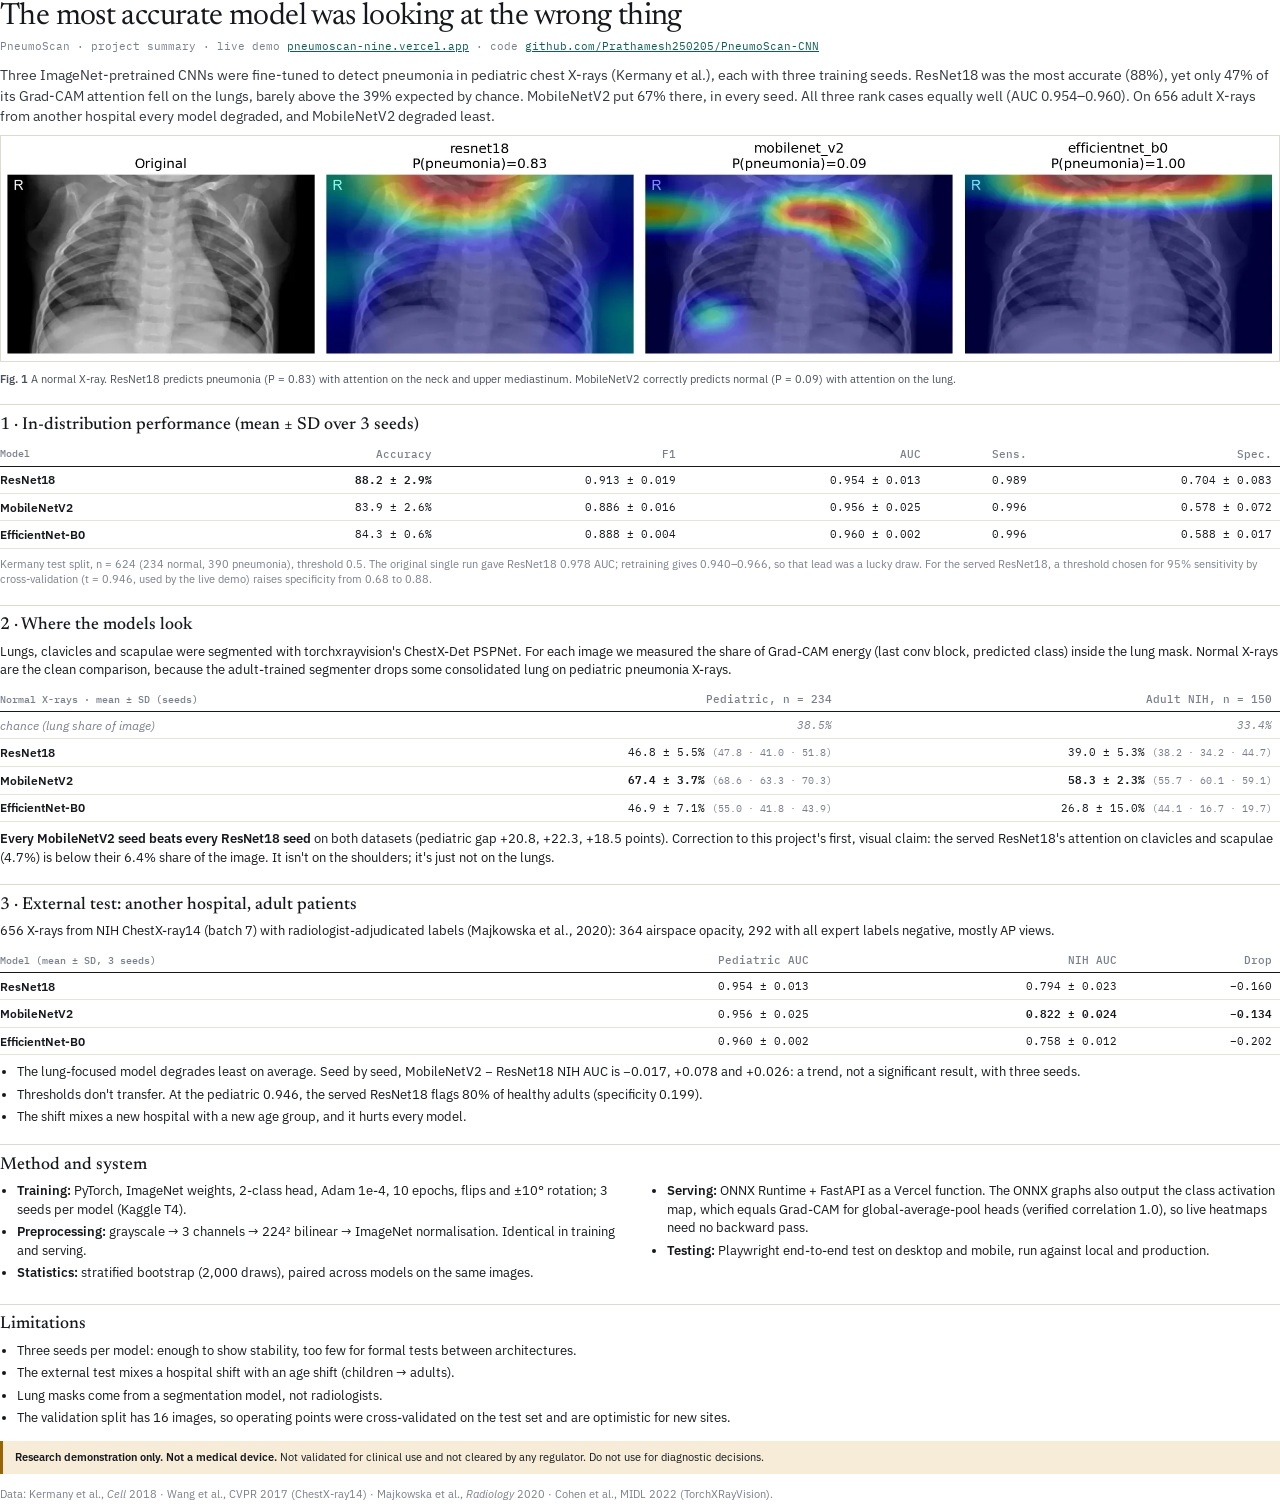
<file: docs/summary.html>
<!DOCTYPE html>
<html lang="en">
<head>
<meta charset="UTF-8">
<title>PneumoScan: project summary</title>
<link href="https://fonts.googleapis.com/css2?family=IBM+Plex+Mono:wght@400;500&family=IBM+Plex+Sans:wght@400;500;600&family=Newsreader:opsz,wght@6..72,400;6..72,500&display=swap" rel="stylesheet">
<style>
    @page { size: A4; margin: 16mm 16mm 14mm; }
    * { box-sizing: border-box; }
    body { margin: 0; font: 9.6pt/1.45 "IBM Plex Sans", sans-serif; color: #16181d; }
    h1 { font: 400 23pt/1.1 Newsreader, serif; letter-spacing: -0.02em; margin: 0 0 4pt; }
    h2 { font: 500 13pt/1.2 Newsreader, serif; margin: 13pt 0 5pt; padding-top: 7pt; border-top: 1px solid #dedbd2; }
    p { margin: 0 0 6pt; }
    .meta { font: 8pt "IBM Plex Mono", monospace; color: #7a7f8c; margin-bottom: 9pt; }
    .meta a { color: #0f5f53; }
    .lede { font-size: 10.6pt; color: #33373f; }
    .note { font-size: 8pt; color: #7a7f8c; }
    table { width: 100%; border-collapse: collapse; margin: 3pt 0 6pt; font-size: 8.8pt; }
    th, td { text-align: left; padding: 3.5pt 6pt 3.5pt 0; border-bottom: 1px solid #e6e3db; }
    thead th { font: 500 7.5pt "IBM Plex Mono", monospace; color: #7a7f8c; border-bottom-color: #16181d; }
    td.n, th.n { text-align: right; font-family: "IBM Plex Mono", monospace; font-size: 8.4pt; }
    td .s { color: #7a7f8c; font-size: 7.6pt; white-space: nowrap; }
    td.n { white-space: nowrap; }
    tr.chance td { color: #7a7f8c; font-style: italic; }
    b { font-weight: 600; }
    figure { margin: 6pt 0 2pt; }
    figure img { width: 100%; border: 1px solid #dedbd2; }
    figcaption { font-size: 8pt; color: #4a4f5c; margin-top: 3pt; }
    .box { background: #f6ecd8; border-left: 3px solid #9a6400; padding: 6pt 9pt; font-size: 8.6pt; margin-top: 10pt; }
    ul { margin: 0; padding-left: 13pt; }
    li { margin-bottom: 3pt; }
    .cols { display: grid; grid-template-columns: 1fr 1fr; gap: 14pt; }
    .break { break-before: page; }
</style>
</head>
<body>
    <h1>The most accurate model was looking at the wrong thing</h1>
    <p class="meta">PneumoScan · project summary · live demo <a href="https://pneumoscan-nine.vercel.app">pneumoscan-nine.vercel.app</a> · code <a href="https://github.com/Prathamesh250205/PneumoScan-CNN">github.com/Prathamesh250205/PneumoScan-CNN</a></p>

    <p class="lede">
        Three ImageNet-pretrained CNNs were fine-tuned to detect pneumonia in pediatric chest X-rays (Kermany et al.), each with
        three training seeds. ResNet18 was the most accurate (88%), yet only 47% of its Grad-CAM attention fell on the lungs, barely
        above the 39% expected by chance. MobileNetV2 put 67% there, in every seed. All three rank cases equally well (AUC 0.954–0.960).
        On 656 adult X-rays from another hospital every model degraded, and MobileNetV2 degraded least.
    </p>

    <figure>
        <img src="../public/images/gradcam_normal_example.webp" alt="">
        <figcaption><b>Fig. 1</b> A normal X-ray. ResNet18 predicts pneumonia (P = 0.83) with attention on the neck and upper
            mediastinum. MobileNetV2 correctly predicts normal (P = 0.09) with attention on the lung.</figcaption>
    </figure>

    <h2>1 · In-distribution performance (mean ± SD over 3 seeds)</h2>
    <table>
        <thead><tr><th>Model</th><th class="n">Accuracy</th><th class="n">F1</th><th class="n">AUC</th><th class="n">Sens.</th><th class="n">Spec.</th></tr></thead>
        <tbody>
            <tr><td><b>ResNet18</b></td><td class="n"><b>88.2 ± 2.9%</b></td><td class="n">0.913 ± 0.019</td><td class="n">0.954 ± 0.013</td><td class="n">0.989</td><td class="n">0.704 ± 0.083</td></tr>
            <tr><td><b>MobileNetV2</b></td><td class="n">83.9 ± 2.6%</td><td class="n">0.886 ± 0.016</td><td class="n">0.956 ± 0.025</td><td class="n">0.996</td><td class="n">0.578 ± 0.072</td></tr>
            <tr><td><b>EfficientNet-B0</b></td><td class="n">84.3 ± 0.6%</td><td class="n">0.888 ± 0.004</td><td class="n">0.960 ± 0.002</td><td class="n">0.996</td><td class="n">0.588 ± 0.017</td></tr>
        </tbody>
    </table>
    <p class="note">Kermany test split, n = 624 (234 normal, 390 pneumonia), threshold 0.5. The original single run gave ResNet18 0.978 AUC;
        retraining gives 0.940–0.966, so that lead was a lucky draw. For the served ResNet18, a threshold chosen for 95% sensitivity
        by cross-validation (t = 0.946, used by the live demo) raises specificity from 0.68 to 0.88.</p>

    <h2>2 · Where the models look</h2>
    <p>Lungs, clavicles and scapulae were segmented with torchxrayvision's ChestX-Det PSPNet. For each image we measured the share of Grad-CAM
        energy (last conv block, predicted class) inside the lung mask. Normal X-rays are the clean comparison, because the adult-trained segmenter
        drops some consolidated lung on pediatric pneumonia X-rays.</p>
    <table>
        <thead><tr><th>Normal X-rays · mean ± SD (seeds)</th><th class="n">Pediatric, n = 234</th><th class="n">Adult NIH, n = 150</th></tr></thead>
        <tbody>
            <tr class="chance"><td>chance (lung share of image)</td><td class="n">38.5%</td><td class="n">33.4%</td></tr>
            <tr><td><b>ResNet18</b></td><td class="n">46.8 ± 5.5% <span class="s">(47.8 · 41.0 · 51.8)</span></td><td class="n">39.0 ± 5.3% <span class="s">(38.2 · 34.2 · 44.7)</span></td></tr>
            <tr><td><b>MobileNetV2</b></td><td class="n"><b>67.4 ± 3.7%</b> <span class="s">(68.6 · 63.3 · 70.3)</span></td><td class="n"><b>58.3 ± 2.3%</b> <span class="s">(55.7 · 60.1 · 59.1)</span></td></tr>
            <tr><td><b>EfficientNet-B0</b></td><td class="n">46.9 ± 7.1% <span class="s">(55.0 · 41.8 · 43.9)</span></td><td class="n">26.8 ± 15.0% <span class="s">(44.1 · 16.7 · 19.7)</span></td></tr>
        </tbody>
    </table>
    <p><b>Every MobileNetV2 seed beats every ResNet18 seed</b> on both datasets (pediatric gap +20.8, +22.3, +18.5 points).
        Correction to this project's first, visual claim: the served ResNet18's attention on clavicles and scapulae (4.7%) is below
        their 6.4% share of the image. It isn't on the shoulders; it's just not on the lungs.</p>

    <h2 class="break">3 · External test: another hospital, adult patients</h2>
    <p>656 X-rays from NIH ChestX-ray14 (batch 7) with radiologist-adjudicated labels (Majkowska et al., 2020): 364 airspace opacity,
        292 with all expert labels negative, mostly AP views.</p>
    <table>
        <thead><tr><th>Model (mean ± SD, 3 seeds)</th><th class="n">Pediatric AUC</th><th class="n">NIH AUC</th><th class="n">Drop</th></tr></thead>
        <tbody>
            <tr><td><b>ResNet18</b></td><td class="n">0.954 ± 0.013</td><td class="n">0.794 ± 0.023</td><td class="n">−0.160</td></tr>
            <tr><td><b>MobileNetV2</b></td><td class="n">0.956 ± 0.025</td><td class="n"><b>0.822 ± 0.024</b></td><td class="n"><b>−0.134</b></td></tr>
            <tr><td><b>EfficientNet-B0</b></td><td class="n">0.960 ± 0.002</td><td class="n">0.758 ± 0.012</td><td class="n">−0.202</td></tr>
        </tbody>
    </table>
    <ul>
        <li>The lung-focused model degrades least on average. Seed by seed, MobileNetV2 − ResNet18 NIH AUC is −0.017, +0.078 and +0.026:
            a trend, not a significant result, with three seeds.</li>
        <li>Thresholds don't transfer. At the pediatric 0.946, the served ResNet18 flags 80% of healthy adults (specificity 0.199).</li>
        <li>The shift mixes a new hospital with a new age group, and it hurts every model.</li>
    </ul>

    <h2>Method and system</h2>
    <div class="cols">
        <ul>
            <li><b>Training:</b> PyTorch, ImageNet weights, 2-class head, Adam 1e-4, 10 epochs, flips and ±10° rotation; 3 seeds per model (Kaggle T4).</li>
            <li><b>Preprocessing:</b> grayscale → 3 channels → 224² bilinear → ImageNet normalisation. Identical in training and serving.</li>
            <li><b>Statistics:</b> stratified bootstrap (2,000 draws), paired across models on the same images.</li>
        </ul>
        <ul>
            <li><b>Serving:</b> ONNX Runtime + FastAPI as a Vercel function. The ONNX graphs also output the class activation map, which equals
                Grad-CAM for global-average-pool heads (verified correlation 1.0), so live heatmaps need no backward pass.</li>
            <li><b>Testing:</b> Playwright end-to-end test on desktop and mobile, run against local and production.</li>
        </ul>
    </div>

    <h2>Limitations</h2>
    <ul>
        <li>Three seeds per model: enough to show stability, too few for formal tests between architectures.</li>
        <li>The external test mixes a hospital shift with an age shift (children → adults).</li>
        <li>Lung masks come from a segmentation model, not radiologists.</li>
        <li>The validation split has 16 images, so operating points were cross-validated on the test set and are optimistic for new sites.</li>
    </ul>

    <div class="box"><b>Research demonstration only. Not a medical device.</b> Not validated for clinical use and not cleared by any regulator.
        Do not use for diagnostic decisions.</div>

    <p class="note" style="margin-top:10pt">Data: Kermany et al., <i>Cell</i> 2018 · Wang et al., CVPR 2017 (ChestX-ray14) · Majkowska et al.,
        <i>Radiology</i> 2020 · Cohen et al., MIDL 2022 (TorchXRayVision).</p>
</body>
</html>
</file>
